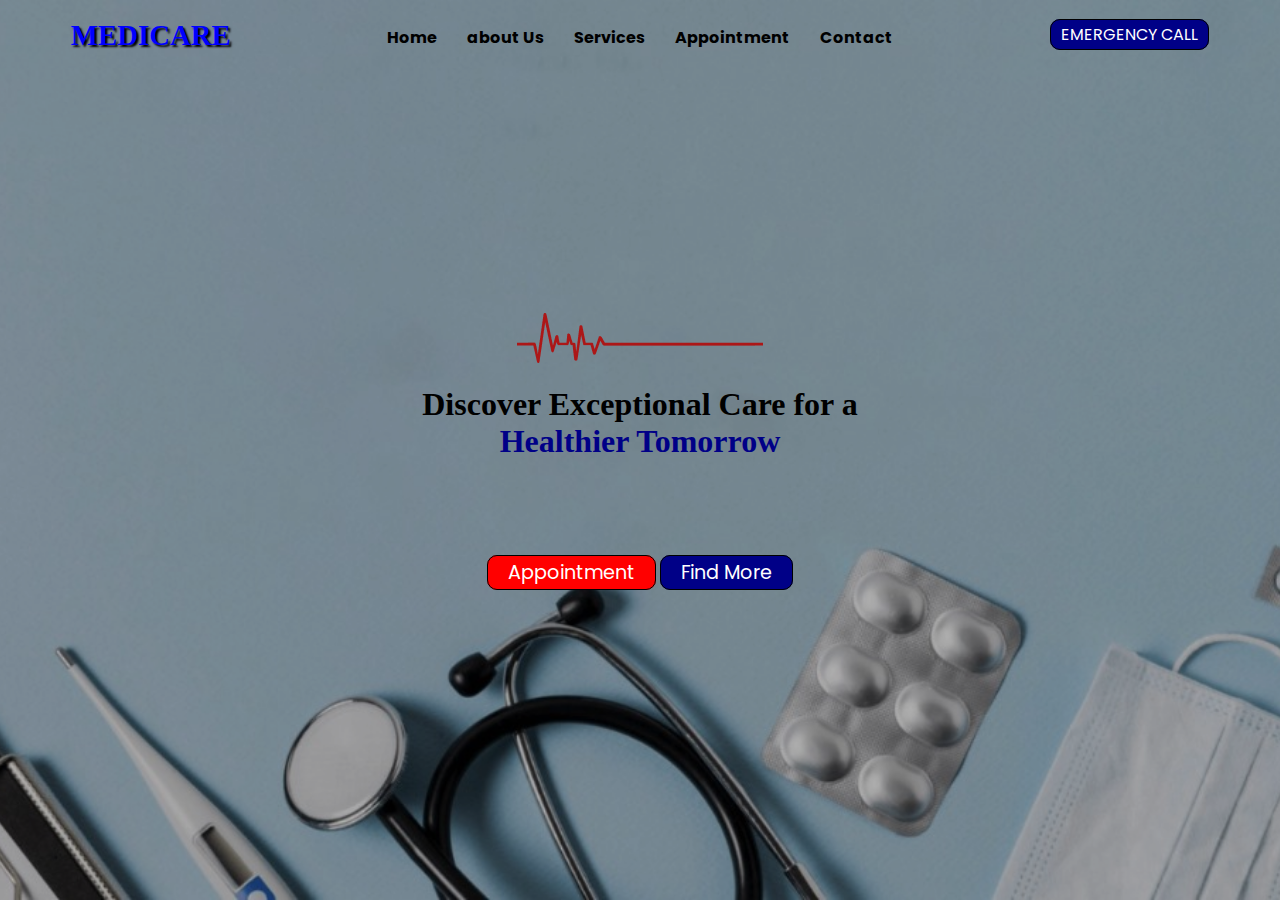
<file: index.html>
<!DOCTYPE html>
<html lang="en">
<head>
    <meta charset="UTF-8">
    <meta name="viewport" content="width=device-width, initial-scale=1.0">
    <!-- google fonts -->
    <link rel="preconnect" href="https://fonts.googleapis.com">
     <link rel="preconnect" href="https://fonts.gstatic.com" crossorigin>
    <link href="https://fonts.googleapis.com/css2?family=Poppins:ital,wght@0,100;0,200;0,300;0,400;0,500;0,600;0,700;0,800;0,900;1,100;1,200;1,300;1,400;1,500;1,600;1,700;1,800;1,900&display=swap" rel="stylesheet">
    <!--font awesome-->
    <link rel="stylesheet" href="https://cdnjs.cloudflare.com/ajax/libs/font-awesome/4.7.0/css/font-awesome.min.css">
    <link rel="stylesheet" href="home.css">
    <title>Medicare</title>
</head>
<body>
    <!--hero section starts-->
    <div id="hero">
        <div id="hero_content">
    <!--<h1>MEDICARE</h1>-->
    <img src="./images/lifeline.png" alt="lifeline">
   <h6 >Discover Exceptional Care for a</h6>
   <h4> Healthier Tomorrow</h4>
   <div><h5> </h5></div>
   
    <a id="appo" href="appointment.html">Appointment</a>
    <a id="find" href="about us.html">Find More</a>
    <!--hero section ends-->

 
</div>
</div>
   <!--header starts-->
<div id="header">
    <nav id="navbar">
       
        <h1>MEDICARE</h1>
        <ul>
         <li><a href="index.html" style="font-weight: bold;">Home</a></li>
         <li><a href="about us.html" style="font-weight: bold;">about Us</a></li>
         <li><a href="endsem.html" style="font-weight: bold;">Services</a></li>
         <li><a href="appointment.html" style="font-weight: bold;">Appointment</a></li>
         <li><a href="contact.html" style="font-weight: bold;">Contact</a></li>
        
        </ul>
             <li><a id="k" href="">EMERGENCY CALL</a></li>
       
    </nav>
    <div id="mobile_menu">
        <ul>
            <li><a href="#hero">Home</a></li>
            <li><a href="#menu">about Us</a></li>
            <li><a href="#about">Services</a></li>
            <li><a href="#contact">Appointment</a></li>
            <li><a href="#contact">Contact</a></li>
           </ul>
    </div>
    </div>
</file>
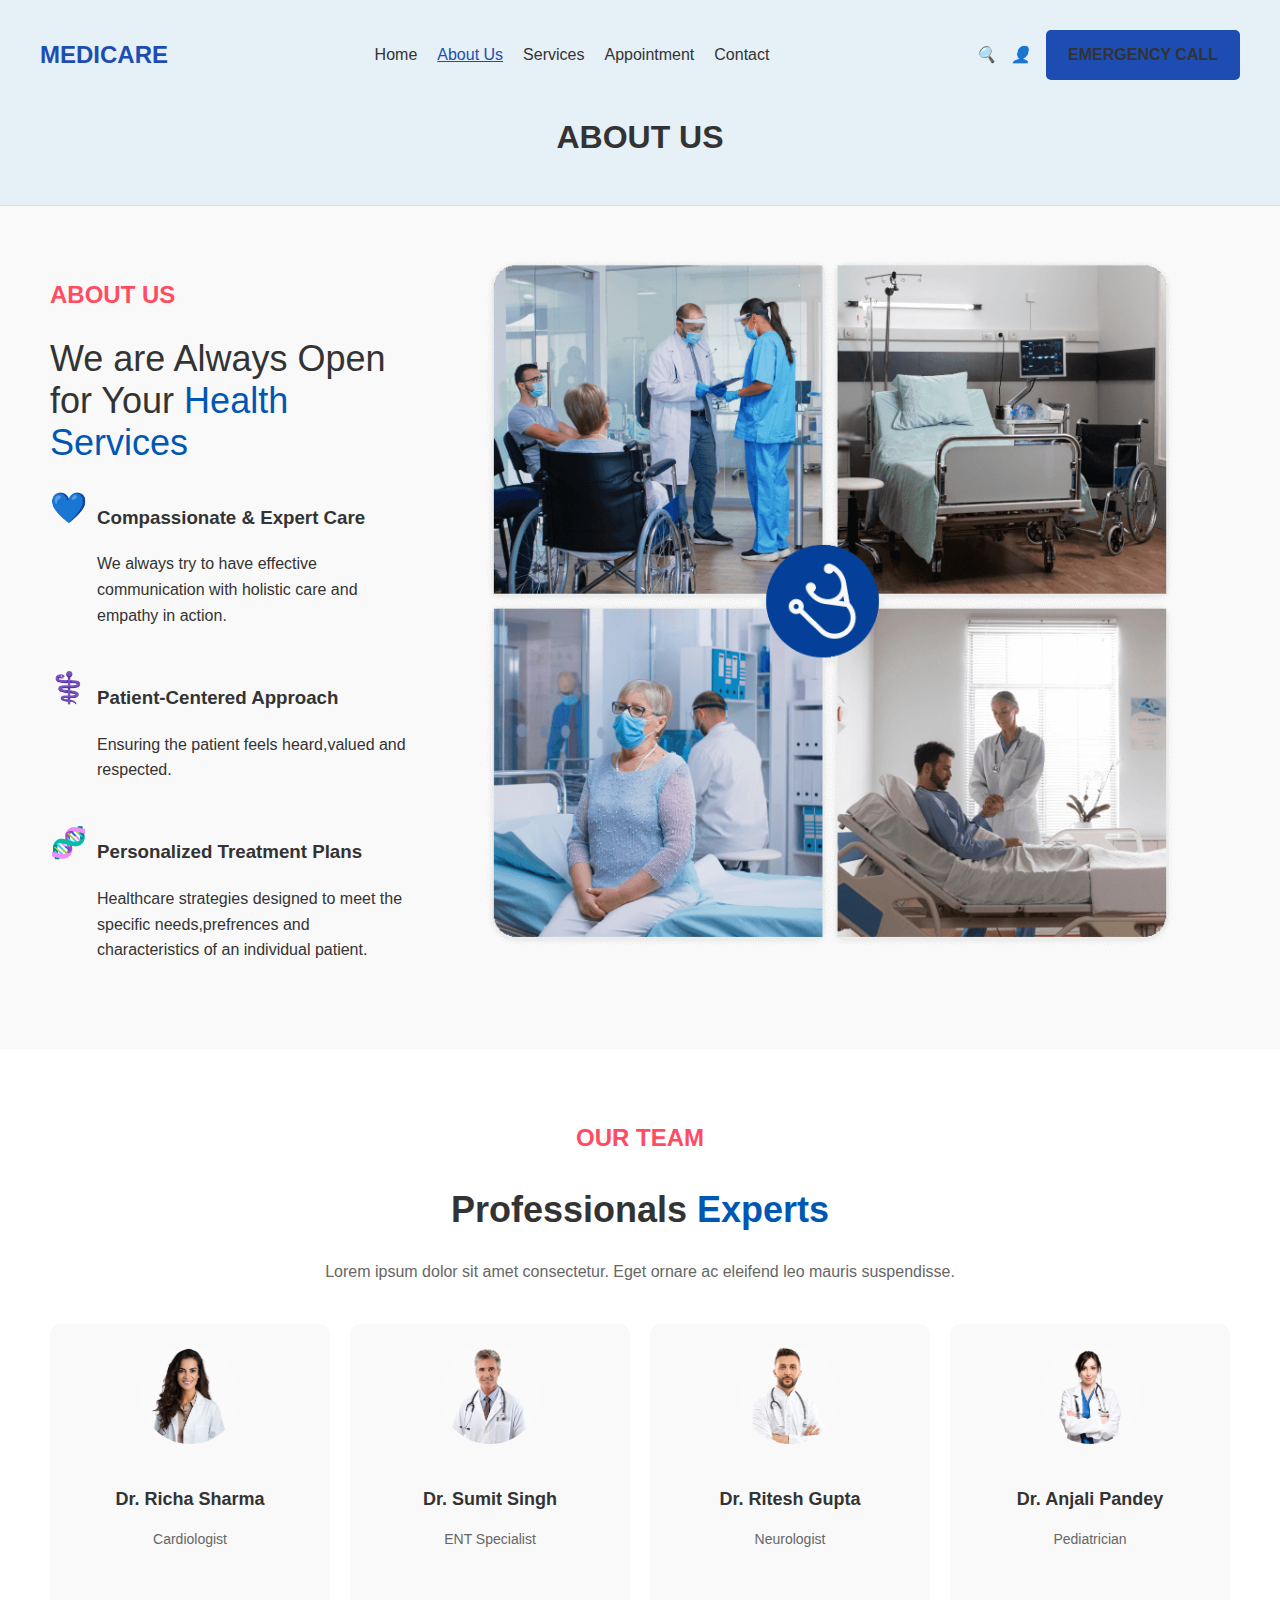
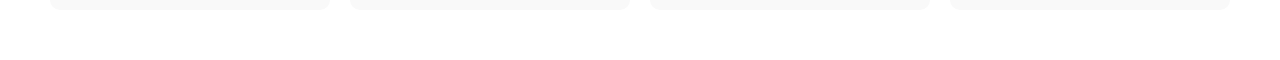
<file: about us.html>
<!DOCTYPE html>
<html lang="en">
<head>
    <meta charset="UTF-8">
    <meta name="viewport" content="width=device-width, initial-scale=1.0">
    <title>Health Services</title>
    <link rel="stylesheet" href="aboutus.css">
</head>
<body>
    <header class="header">
        <div class="header-container">
            <!-- Logo -->
            <div class="logo">
                <h1>MEDICARE</h1>
            </div>

            <!-- Navigation -->
            <nav class="nav">
                <ul>
                    <li><a href="index.html">Home</a></li>
                    <li><a href="about us.html" class="active">About Us</a></li>
                    <li><a href="endsem.html">Services</a></li>
                    <li><a href="appointment.html">Appointment</a></li>
                    <!-- <li><a href="pages.html">Pages</a></li> -->
                    <li><a href="contact.html">Contact</a></li>
                </ul>
            </nav>

            <!-- Icons and Call Button -->
            <div class="header-icons">
                <a href="#"><i class="search-icon">🔍</i></a>
                <a href="#"><i class="user-icon">👤</i></a>
                <a href="tel:1234567890" class="call-button">EMERGENCY CALL</a>
            </div>
        </div>
        <center><h1>ABOUT US</h1></center>
    </header>
    
    <!-- About Us Section -->
    <section class="about-us">
        <div class="about-container">
            <div class="about-text">
                <h2>ABOUT US</h2>
                <h1>We are Always Open for Your <span>Health Services</span></h1>
                <div class="about-feature">
                    <div class="feature-item">
                        <div class="icon">💙</div>
                        <div>
                            <h3>Compassionate & Expert Care</h3>
                            <p>We always try to have effective communication with holistic care and empathy in action.</p>
                        </div>
                    </div>
                    <div class="feature-item">
                        <div class="icon">⚕️</div>
                        <div>
                            <h3>Patient-Centered Approach</h3>
                            <p>Ensuring the patient feels heard,valued and respected.</p>
                        </div>
                    </div>
                    <div class="feature-item">
                        <div class="icon">🧬</div>
                        <div>
                            <h3>Personalized Treatment Plans</h3>
                            <p>Healthcare strategies designed to meet the specific needs,prefrences and characteristics of an individual patient.</p>
                        </div>
                    </div>
                </div>
            </div>
            <div class="about-images">
                <img src="./images/about-image-1.png" alt="Health Image 1">
                 
            </div>
        </div>
    </section>

    <!-- Our Team Section -->
    <section class="our-team">
        <div class="team-container">
            <h2>OUR TEAM</h2>
            <h1>Professionals <span>Experts</span></h1>
            <p>Lorem ipsum dolor sit amet consectetur. Eget ornare ac eleifend leo mauris suspendisse.</p>
            <div class="team-grid">
                <div class="team-member">
                    <img src="./images/team-1.png" alt="Dr. Rebecca Harris">
                    <h3>Dr. Richa Sharma</h3>
                    <p>Cardiologist</p>
                </div>
                <div class="team-member">
                    <img src="./images/team-2.png" alt="Dr. Christopher Lee">
                    <h3>Dr. Sumit Singh</h3>
                    <p>ENT Specialist</p>
                </div>
                <div class="team-member">
                    <img src="./images/team-3.png" alt="Dr. Michael Reynolds">
                    <h3>Dr. Ritesh Gupta</h3>
                    <p>Neurologist</p>
                </div>
                <div class="team-member">
                    <img src="./images/team-4.png" alt="Dr. Emily Carter">
                    <h3>Dr. Anjali Pandey</h3>
                    <p>Pediatrician</p>
                </div>
            </div>
        </div>
    </section>
</body>
</html>
</file>
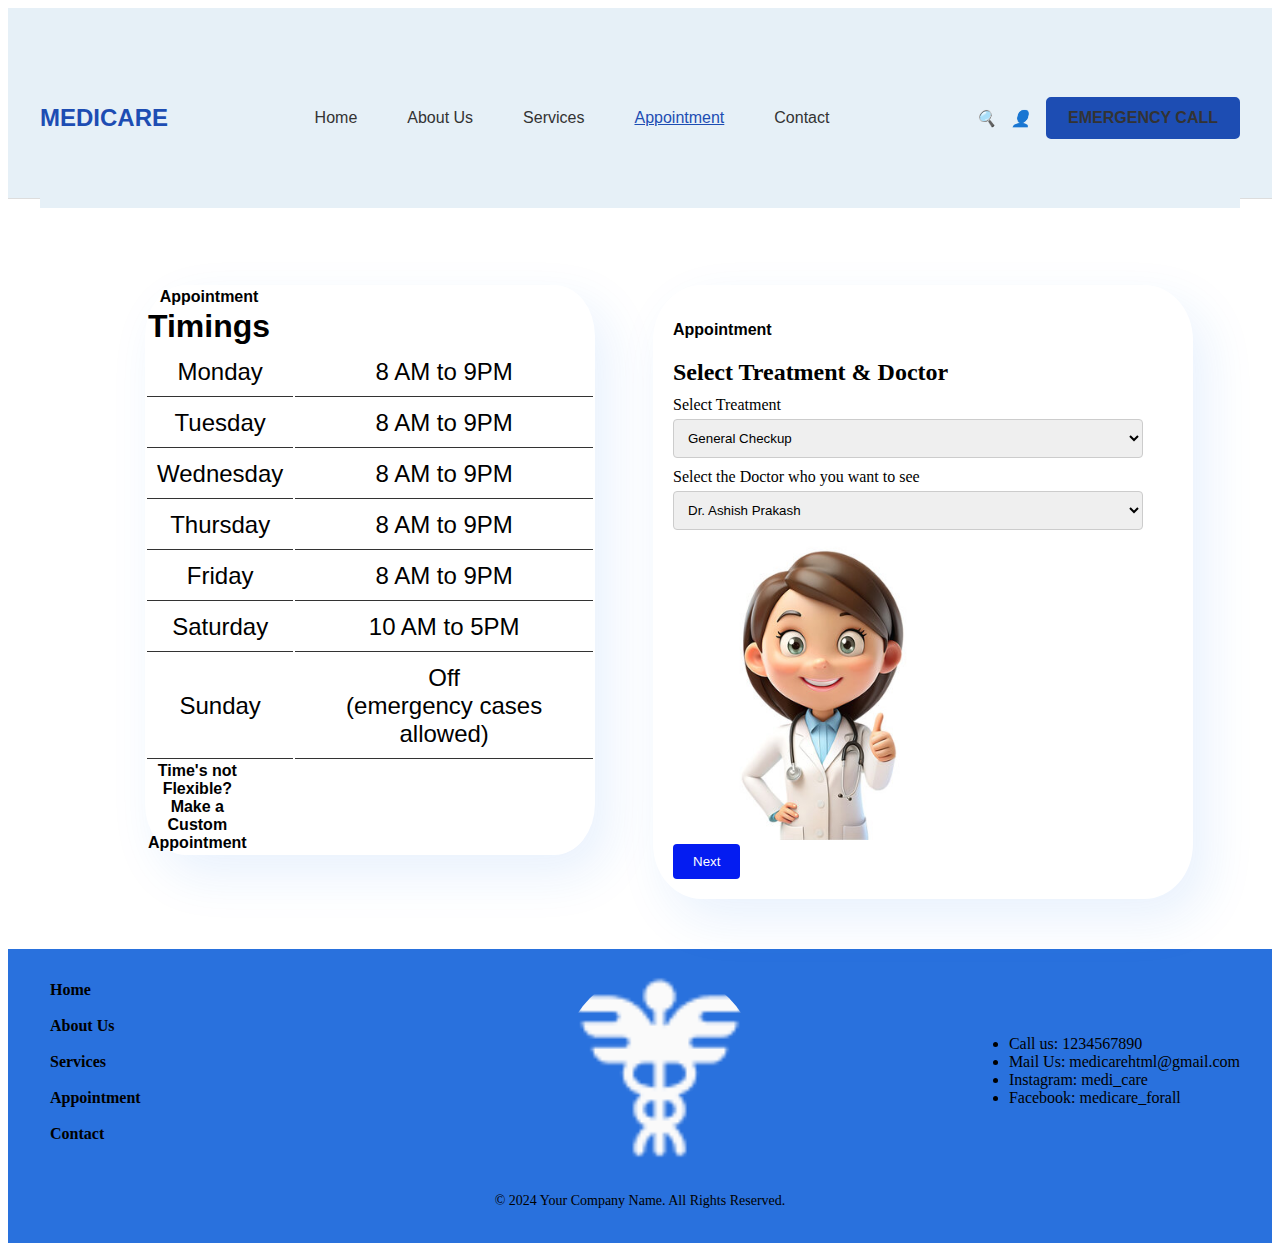
<file: appointment.html>
<!DOCTYPE html>
<html lang="en">
<head>
   <meta charset="UTF-8">
   <meta name="viewport" content="width=device-width, intial scale=1.0">
   <title>Medicare</title>
   <link rel="stylesheet" href="appointment.css"> 
</head>
<body>
    <!-- <header>
        <div span="content">
            <nav>
                <ul>
                    <li><a href="home.html">Home</a></li>
                    <li><a href="about us.html"></a></li>
                    <li><a href="endsem.html">Services</a></li>
                    <li><a href="appointment.html">Appointment</a></li>
                    <li><a href="contact.html">Contact</a></li>
                </ul>
            </nav>

        </div>
        <h1>MEDICARE</h1>
    </header> -->
    <header class="header">
        <div class="header-container">
            <!-- Logo -->
            <div class="logo">
                <h1>MEDICARE</h1>
            </div>
    
            <!-- Navigation -->
            <nav class="nav">
                <ul>
                    <li><a href="index.html">Home</a></li>
                    <li><a href="about us.html">About Us</a></li>
                    <li><a href="endsem.html">Services</a></li>
                    <li><a href="appointment.html" class="active">Appointment</a></li>
                    <!-- <li><a href="pages.html">Pages</a></li> -->
                    <li><a href="contact.html">Contact</a></li>
                </ul>
            </nav>
    
            <!-- Icons and Call Button -->
            <div class="header-icons">
                <a href="#"><i class="search-icon">🔍</i></a>
                <a href="#"><i class="user-icon">👤</i></a>
                <a href="tel:1234567890" class="call-button">EMERGENCY CALL</a>
            </div>
        </div>
        <!-- <center><h1>ABOUT US</h1></center> -->
    </header>
    
    <br>
    <br>
    <!----header khatam------>
    <div class="appointment">
        <table >
            <th id="app">Appointment</th><br>
            <th>Timings</th>
            <tbody>
                <tr>
                    <td>Monday</td>
                    <td>8 AM to 9PM</td>
                </tr>
                <tr>
                    <td>Tuesday</td>
                    <td>8 AM to 9PM</td>
                </tr>
                <tr>
                    <td>Wednesday</td>
                    <td>8 AM to 9PM</td>
                </tr>
                
                <tr>
                    <td>Thursday</td>
                    <td>8 AM to 9PM</td>
                </tr>
                
                <tr>
                    <td>Friday</td>
                    <td>8 AM to 9PM</td>
                </tr>
                
                <tr>
                    <td>Saturday</td>
                    <td>10 AM to 5PM</td>
                </tr>
                
                <tr>
                    <td>Sunday</td>
                    <td>Off <br>(emergency cases allowed)</td>
                </tr>
            </tbody>
            <th id="footer">Time's not Flexible?Make a Custom Appointment</th>
        </table>
        <!------------------table khatam----------------------->
        <!------------------Form ka kam------------------------>
        <div class="form-container">
            <form id="registration-form">
                <div class="form-step">
                    <h3>Appointment</h3>
                    <h2>Select Treatment & Doctor</h2>
                    <label for="treatment">Select Treatment</label>
                    <select id="treatment" name="treatment" required>
                        <option value="general_checkup">General Checkup</option>
                        <option value="dental_care">Dental Care</option>
                        <option value="pediatrics">Pediatrics</option>
                        <option value="cardiology">Cardiology</option>
                        <option value="Gynecology">Gynecology</option>
                        <option value="ENT">ENT</option>
                        <option value="Neurology">Neurology</option>
                        <option value="Orthopedics">Orthopedics</option>
                        <option value="emergency">Emergency Services</option>
                        <option value="Psychatirist">Psychatirist App.</option>
                    </select>
                    <label for="doctor">Select the Doctor who you want to see</label>
                    <select id="doctor" name="doctor" required>
                        <option value="Dr. Ashish Prakash">Dr. Ashish Prakash</option>
                        <option value="Dr. Sunita Aggrawal">Dr. Sunita Aggrawal</option>
                        <option value="Dr. Renuka Sharma">Dr. Renuka Sharma</option>
                        <option value="Dr. Om Prakash">Dr. Om Prakash</option>
                        <option value="Dr. Hansraj">Dr. Hansraj</option>
                        <option value="Dr. Deepak Kaur">Dr. Deepak Kaur</option>
                        <option value="Dr. Shivani Mishra">Dr. Shivani Mishra</option>
                        <option value="Dr. Krishna Singh">Dr. Krishna Singh</option>
                    </select>
                    <img id="doc5" src="./images/doc5.jpg">
                    </div>
                <div class="form-step">
                    <h2>Select Date and Time</h2>
                    <label for="date">Date</label>
                    <input type="date" id="date" name="date" required>
                    <label for="time">Time</label>
                    <input type="time" id="time" name="time" required>
                    <img id="doc3" src="./images/doc3.jpg">
                </div>
                <div class="form-step">
                    <h2>Enter Your Details</h2>
                    <label for="name">Full Name</label>
                    <input type="text" id="name" name="name" required>
                    <label for="city">City</label>
                    <input type="text" id="city" name="city" required>
                    <label for="Phone">Phone Number</label>
                    <input type="text" id="Phone" name="Phone" required>
                    <img id="doc6" src="./images/doc6.jpg">
                </div>
                
                <div class="form-navigation">
                    <button type="button" id="prevBtn" class="prev-btn">Previous</button>
                    <button type="button" id="nextBtn" class="next-btn">Next</button>
                    <button type="submit" id="submitBtn" class="submit-btn">Submit</button>
                </div>
            </form>
        </div>
        <script src="script.js"></script>
    </div>
    <footer>
        <div class="footer-container">
            <div class="footer-links">
                <ul>
                    <li><a><b>Home</b></a></li>
                    <br>
                    <li><a><b>About Us</b></a></li>
                    <br>
                    <li><a><b>Services</b></a></li>
                    <br>
                    <li><a><b>Appointment</b></a></li>
                    <br>
                    <li><a><b>Contact</b></a></li>
                    <br>
                </ul>
            </div>
            <div class="image">
                <img id="image" src="./images/service-2.png">
            </div>
            
            <div class="contact">
                <ul>
                    <li><a>Call us: 1234567890</a></li>
                    <li><a>Mail Us: medicarehtml@gmail.com </a></li>
                    <li><a>Instagram: medi_care</a></li>
                    <li><a>Facebook: medicare_forall</a></li>
                </ul>
            </div>
        </div>
        <div class="footer-copy">
            <p>&copy; 2024 Your Company Name. All Rights Reserved.</p>
        </div>
    </footer>   
</body>
</html>
</file>
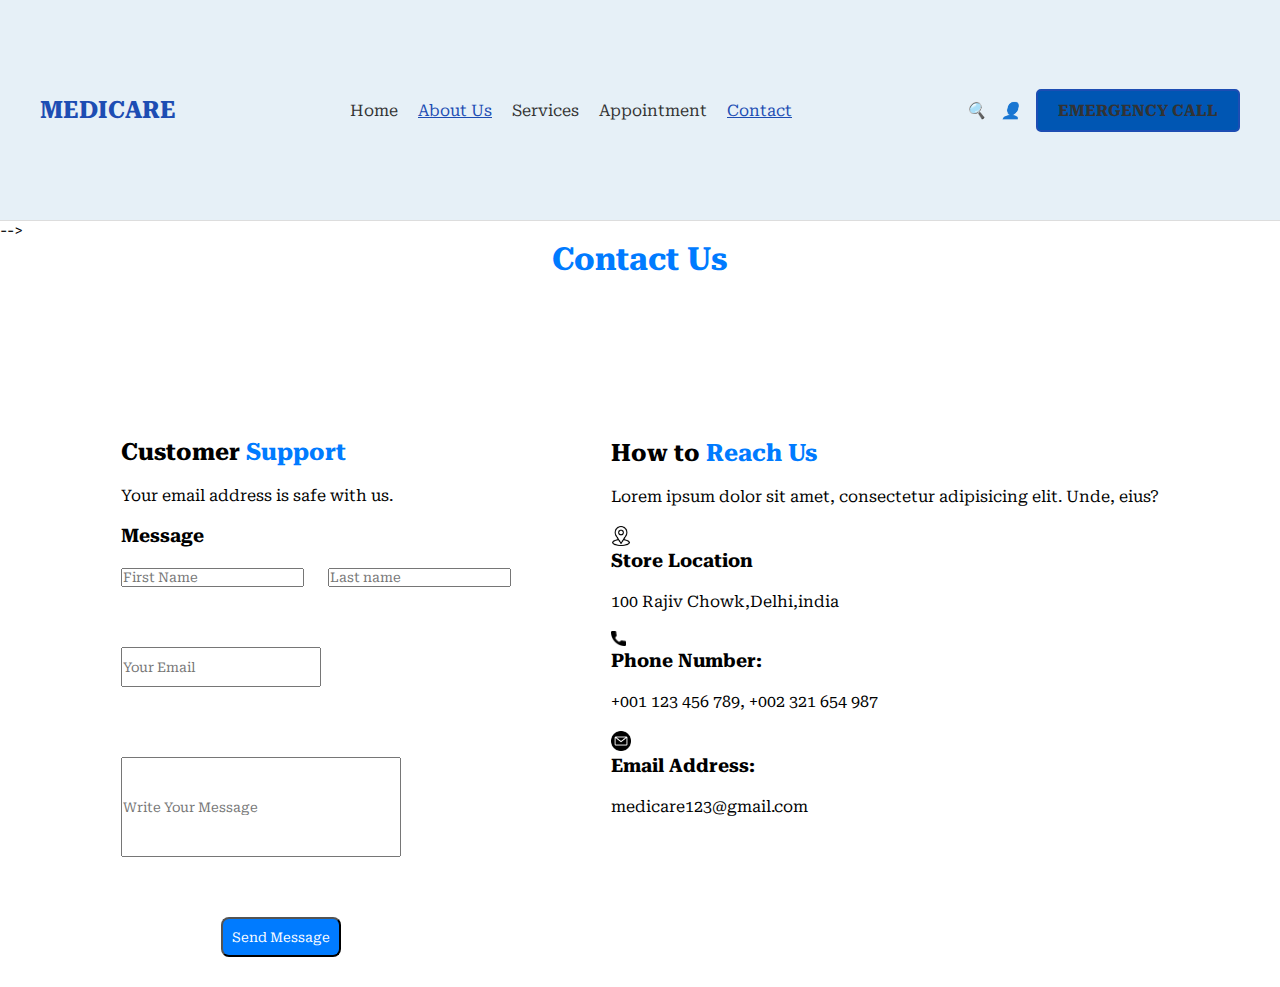
<file: contact.html>
<!DOCTYPE html>
<html lang="en">
<head>
    <meta charset="UTF-8">
    <meta name="viewport" content="width=device-width, initial-scale=1.0">
    <title>Contact</title>
    <link rel="stylesheet" href="contact.css">
    <!-- <link rel="stylesheet" href="https://fontawesome.com/icons/location-dot?f=classic&s=solid"> -->
    <style>
        @import url('https://fonts.googleapis.com/css2?family=Host+Grotesk:ital,wght@0,300..800;1,300..800&family=Roboto+Condensed:ital,wght@0,100..900;1,100..900&family=Roboto+Serif:ital,opsz,wght@0,8..144,100..900;1,8..144,100..900&family=Roboto:ital,wght@0,100;0,300;0,400;0,500;0,700;0,900;1,100;1,300;1,400;1,500;1,700;1,900&display=swap');
        </style>
</head>
<body>
    <!-- <header>
        <section class="header-section">
            <H1> MEDICARE </H1>   

           <div> <a href="home.html">Home</a>
            <a href="about us.html">About Us</a>
            <a href="endsem.html">Services</a>
            <a href="appointment.html">Appointment</a>
            <a href="contact.html">Contact</a> </div>
        </section>
    </header> -->
    <header class="header">
        <div class="header-container">
            <!-- Logo -->
            <div class="logo">
                <h1>MEDICARE</h1>
            </div>
    
            <!-- Navigation -->
            <nav class="nav">
                <ul>
                    <li><a href="index.html">Home</a></li>
                    <li><a href="about us.html" class="active">About Us</a></li>
                    <li><a href="endsem.html">Services</a></li>
                    <li><a href="appointment.html">Appointment</a></li>
                    <!-- <li><a href="pages.html">Pages</a></li> -->
                    <li><a href="contact.html" class="active">Contact</a></li>
                </ul>
            </nav>
    
            <!-- Icons and Call Button -->
            <div class="header-icons">
                <a href="#"><i class="search-icon">🔍</i></a>
                <a href="#"><i class="user-icon">👤</i></a>
                <a href="tel:1234567890" class="call-button">EMERGENCY CALL</a>
            </div>
        </div>
        <!-- <center><h1>ABOUT US</h1></center> -->
    </header>
    
        <!-- <section class="section1">
            <div class="top">
                <h1>Services</h1>
                 <i class="fas fa-heartbeat text-red 500"></i> -->
                 <!-- <img src="./1000_F_212443140_Uf5mFHXWerAaTFtmiJ9aRy5W3ToYqf3B.jpg" alt="heartbeat" style="width: 10px; height: 10px;">
            </div>
                <h2 class="serv">We provide various <span class="blueserv">Healthcare Services</span></h2>
                <div class="para">
                <p class="loremserv">Lorem ipsum dolor sit amet consectetur adipisicing elit. Accusamus et reprehenderit minus praesentium repellendus inventore, delectus quos illum cupiditate, libero iusto maiores in vitae! Velit rerum excepturi voluptates deleniti cupiditate adipisci soluta, officia ullam quis.</p>
            </div>
        </section> --> -->
    <h1>Contact Us</h1>
    <section class="section-1">
    <div class="block1">
<h2>Customer <span class="blue">Support</span></h2>
<p>Your email address is safe with us.</p>


 <div class="message-box">
<form action="#" method="post" class="Message box">
<h3>Message</h3>
<div class="input-group-1">
<label for="first name"></label>
<input type="text" id="first-name" name="first name" placeholder="First Name" height="40px" >
</div>
<div class="input-group-2">
    <label for="last name"></label>
    <input type="text" id="last-name" name="last name" placeholder="Last name">

</div>
<div class="input-group-3">
    <label for="email"></label>
    <input type="text" id="email" name="email" placeholder="Your Email">
</div>
<div class="input-group-4">
    <label for="message"></label>
    <input type="text" id="message" name="message" placeholder="Write Your Message">
</div>
</form>


<button type="submit" class="submit-feedback">Send Message</button>
<!-- <div class="footer"> 
    <p></p>
</div> -->
</div>
    </div>
    <div class="block2">
        <h2>How to <span class="blue">Reach Us</span></h2>
        <p>Lorem ipsum dolor sit amet, consectetur adipisicing elit. Unde, eius?</p>
       <!-- <ul>
        <li> <h3>Store Location:</h3>
            <p>26 South Street, New York, NY 98, USA</p>
        </li>
        <li><h3>Phone Number: </h3>
            <p>+001 123 456 789, +002 321 654 987</p>
        </li>
        <li><h3>Email Address:</h3>
            <p>example123@gmail.com</p>
        </li>
        <li>
            c


        </li>
       </ul> -->
       <div> <img src="./images/location (1).png" alt="location" style="width: 20px; height: 20px;"> <h3>Store Location</h3>
       <p>100 Rajiv Chowk,Delhi,india</p> </div>
       <div> <img src="./images/call.png" alt="call" style="width: 15px; height: 15px;"><h3>Phone Number: </h3>
        <p>+001 123 456 789, +002 321 654 987</p>
    </div>
    <div> <img src="./images/email.png" alt="email" style="width: 20px; height: 20px;"><h3>Email Address:</h3>
        <p>medicare123@gmail.com</p></div>
    

    </div>
</section>
</body>
</html>
</file>
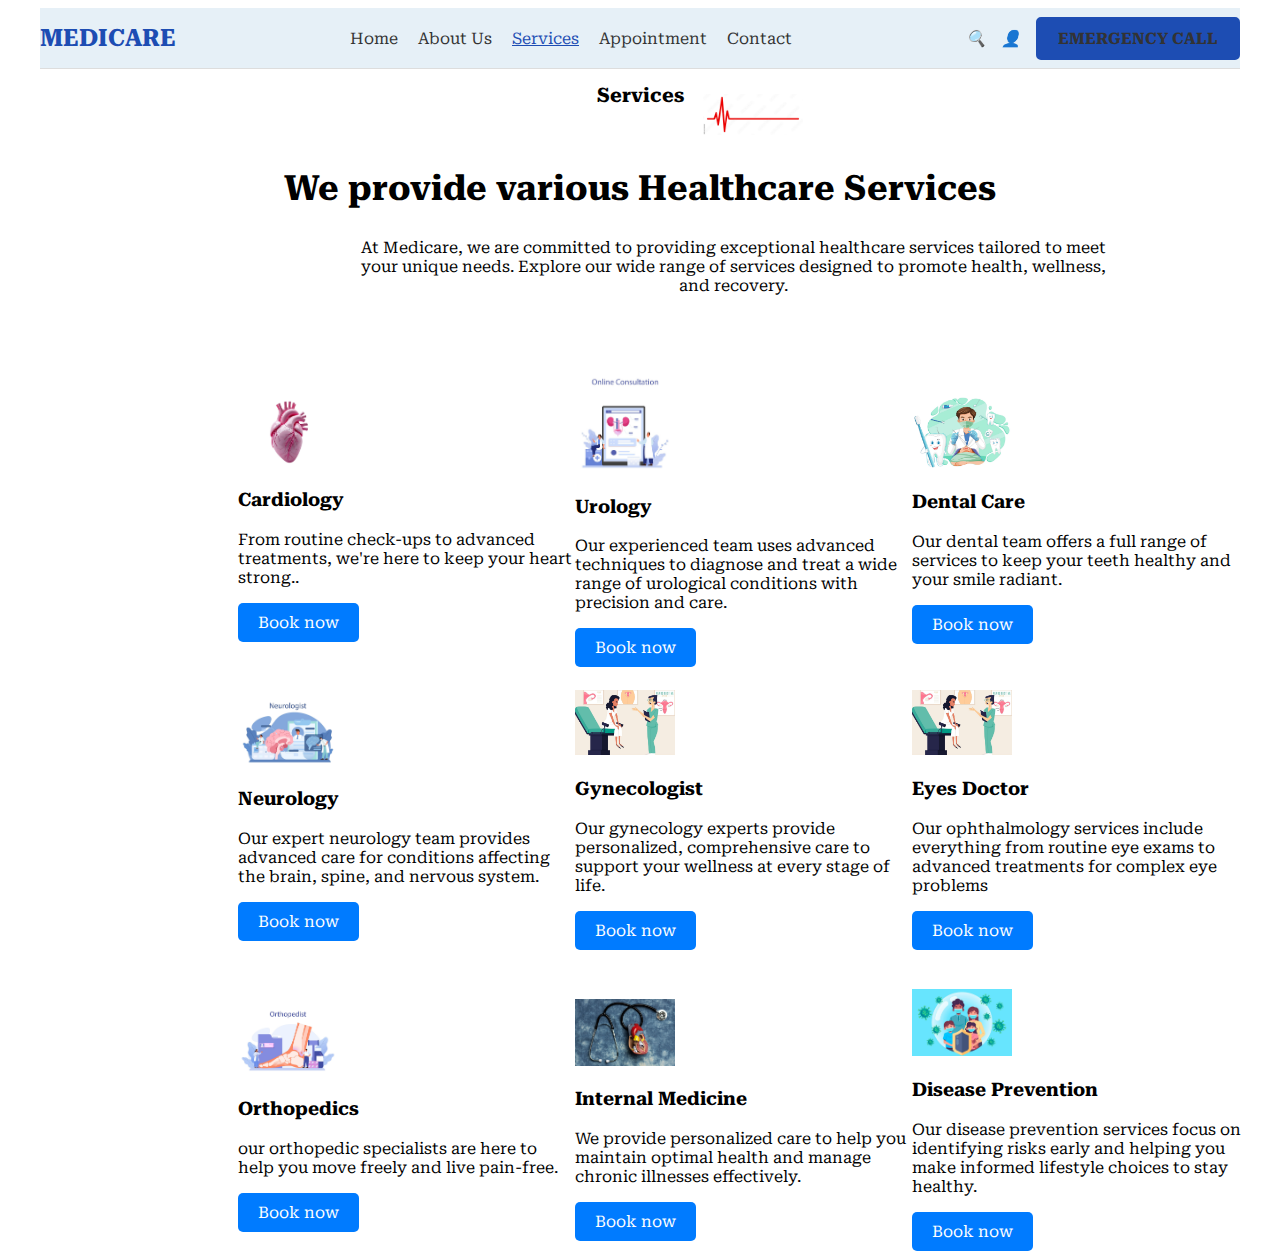
<file: endsem.html>
<!DOCTYPE html>
<html lang="en">
<head>
    <meta charset="UTF-8">
    <meta name="viewport" content="width=device-width, initial-scale=1.0">
    <title>Services</title>
    <link rel="stylesheet" href="endsem.css">

    <style>
        @import url('https://fonts.googleapis.com/css2?family=Host+Grotesk:ital,wght@0,300..800;1,300..800&family=Roboto+Condensed:ital,wght@0,100..900;1,100..900&family=Roboto+Serif:ital,opsz,wght@0,8..144,100..900;1,8..144,100..900&family=Roboto:ital,wght@0,100;0,300;0,400;0,500;0,700;0,900;1,100;1,300;1,400;1,500;1,700;1,900&display=swap');
        </style>
</head>
<body> 
<!-- <header>
    <section class="header-section">
        <H1> MEDICARE </H1>   
        
       <div> <a href="home.html">Home</a>
        <a href="about us.html">About Us</a>
        <a href="endsem.html">Services</a>
        <a href="appointment.html">Appointment</a>
        <a href="contact.html">Contact</a> </div>
    </section>
</header> -->
<header class="header">
    <div class="header-container">
        <!-- Logo -->
        <div class="logo">
            <h1>MEDICARE</h1>
        </div>

        <!-- Navigation -->
        <nav class="nav">
            <ul>
                <li><a href="index.html">Home</a></li>
                <li><a href="about us.html" >About Us</a></li>
                <li><a href="endsem.html" class="active">Services</a></li>
                <li><a href="appointment.html">Appointment</a></li>
                <!-- <li><a href="pages.html">Pages</a></li> -->
                <li><a href="contact.html">Contact</a></li>
            </ul>
        </nav>

        <!-- Icons and Call Button -->
        <div class="header-icons">
            <a href="#"><i class="search-icon">🔍</i></a>
            <a href="#"><i class="user-icon">👤</i></a>
            <a href="tel:1234567890" class="call-button">EMERGENCY CALL</a>
        </div>
    </div>
    <!-- <center><h1>ABOUT US</h1></center> -->
</header>

    <section class="section1">
        <div class="top">
            <h1>Services</h1>
            <!-- <i class="fas fa-heartbeat text-red 500"></i> -->
             <img src="./images/heartbeat.jpg" alt="heartbeat">
        </div>
            <h2 class="serv">We provide various <span class="blueserv">Healthcare Services</span></h2>
            <div class="para">
            <p class="loremserv">At Medicare, we are committed to providing exceptional healthcare services tailored to meet your unique needs. Explore our wide range of services designed to promote health, wellness, and recovery.</p>
        </div>
    </section>
<section>
    <div class="section2">
<div class="grid-items heart"><img  src="./images/heart.jpg" alt="heart" style="margin: auto;" ><h3>Cardiology</h3> 
    <p>From routine check-ups to advanced treatments, we're here to keep your heart strong..</p>
    <!-- <button class="buttondoctor"><a href="gyn.html"><h4>Book Now</h4></a></button> -->
     <a href="appointment.html" class="button" >Book now</a>
</div>
<div class="grid-items uro"> <img src="./images/urology.jpg" alt="uro" style="margin: auto;"><h3>Urology</h3>
    <p>Our experienced team uses advanced techniques to diagnose and treat a wide range of urological conditions with precision and care.</p>
    <!-- <button class="buttondoctor"><a href="gyn.html"><h4>Book Now</h4></a></button> -->
    <a href="appointment.html" class="button" >Book now</a>
    
</div>
<div class="grid-items"> <img src="./images/dentalcare.jpg" alt="dental" style="margin: auto;"><h3>Dental Care</h3>
    <p>Our dental team offers a full range of services to keep your teeth healthy and your smile radiant.</p>
    <!-- <button class="buttondoctor"><a href="gyn.html"><h4>Book Now</h4></a></button> -->
    <a href="appointment.html" class="button" >Book now</a>
</div>
<div class="grid-items"> <img src="./images/neaurologist.jpg" alt="neuro" style="margin: auto;"><h3>Neurology</h3>
    <p>Our expert neurology team provides advanced care for conditions affecting the brain, spine, and nervous system.</p>
    <!-- <button class="buttondoctor"><a href="gyn.html"><h4>Book Now</h4></a></button> -->
    <a href="appointment.html" class="button" >Book now</a>
</div>
<div class="grid-items"> <img src="./images/gynecology-consultation-concept_52683-45329.jpg" alt="gyno" style="margin: auto;"><h3>Gynecologist</h3>
     <p> Our gynecology experts provide personalized, comprehensive care to support your wellness at every stage of life.</p>
     <!-- <button class="buttondoctor"><a href="gyn.html"><h4>Book Now</h4></a></button> -->
     <a href="appointment.html" class="button" >Book now</a>
    </div>
<div class="grid-items"><img src="./images/gynecology-consultation-concept_52683-45329.jpg" alt="eyes" style="margin: auto;"><h3>Eyes Doctor</h3> 
    <p>Our ophthalmology services include everything from routine eye exams to advanced treatments for complex eye problems</p>
    <!-- <button class="buttondoctor"><a href="gyn.html"><h4>Book Now</h4></a></button> -->
    <a href="appointment.html" class="button" >Book now</a>
</div>
<div class="grid-items"><img src="./images/ortho.jpg" alt="ortho" style="margin: auto;"><h3>Orthopedics</h3>
    <p>our orthopedic specialists are here to help you move freely and live pain-free.</p>
    <!-- <button class="buttondoctor"><a href="gyn.html"><h4>Book Now</h4></a></button> -->
    <a href="appointment.html" class="button" >Book now</a>
</div>
<div class="grid-items"><img src="./images/internal medcine.jpg" alt="med" style="margin: auto;"><h3>Internal Medicine</h3>
    <p>We provide personalized care to help you maintain optimal health and manage chronic illnesses effectively.</p>
    <!-- <button class="buttondoctor"><a href="gyn.html"><h4>Book Now</h4></a></button> -->
    <a href="appointment.html" class="button" >Book now</a>
</div>
<div class="grid-items"><img src="./images/disease prev.jpg" alt="disease" style="margin: auto;"><h3>Disease Prevention</h3>
    <p> Our disease prevention services focus on identifying risks early and helping you make informed lifestyle choices to stay healthy.</p>
    <!-- <button class="buttondoctor"><a href="gyn.html"><h4>Book Now</h4></a></button> -->
    <a href="appointment.html" class="button" >Book now</a>
</div>
</div>
</section>
</body>
</html>
</file>
<file: home.css>
*{
    margin: 0;
    padding: 0;
}

html{
    font-size: 100%;
    scroll-behavior: smooth;
}
body{
    font-family: "Poppins", sans-serif;
    overflow-x: hidden;
}
/*hero section*/
#hero{
    position: relative;
    width: 100vw;
    height: 100vh;
    display: flex;
    justify-content: center;
    align-items: center;
    text-align: center;
}
#hero::before{
    content: "";
    position: absolute;
    top: 0;
    left: 0;
    width: 100%;
    height: 100%;
    background-image: url('./images/mainbg.jpg');
    background-size: cover;
    background-position: center;
    background-repeat: no-repeat;
    background-attachment: fixed;
    filter:brightness(70%);

}

#hero_content{
    position: absolute;
}
#hero_content h1
{
    color:black;
    font-size: 2.8rem;
text-shadow: 2px 2px 2px #000;
}
#hero_content h6{
    color:black;
    font-size: 2rem;
    font-family: cursive;
    margin-top: 1rem;

}
#hero_content h4{
    color:rgb(0, 0, 135);
    font-size: 2rem;
    font-family: cursive;
    margin-bottom: 2rem;
}
#hero_content h5{
    padding: 25px 0 25px 0;
    color:white;
    margin-bottom: 1rem;
    text-align: justify;
    margin-top: 1rem;
}

#appo{
    color:white;
    padding: 3px 20px 3px 20px;
    border: 1px solid black;
    background: red;
    font-size: 1.2rem;
    text-decoration: none;
    border-radius: 10px;
    
}
#find{
    color:white;
    padding: 3px 20px 3px 20px;
    border: 1px solid black;
    background: rgb(0, 0, 135);;
    font-size: 1.2rem;
    text-decoration: none;
    border-radius: 10px;
}



#hero_content a:hover{
    background: black;
}
#k {
    color: white;
    padding: 3px 10px 3px 10px;
    border: 1px solid black;
    background: rgb(0, 0, 135);;
    font-size: 1rem; 
    text-decoration: none;
    border-radius: 10px; 
    margin-top: 10px;
    
}

#k:hover {
    background: rgb(55, 55, 139);
}


/*header section*/
#header{
    position:absolute;
    top: 0;
    width: 100vw;
    height: 70px;
    line-height: 70px;
}

#navbar{
    display: flex;
    justify-content: space-around;
    /*background: rgb(0, 0, 0, 0.5);*/
}
#navbar h1{
    color: blue;
    font-size: 1.8rem;
    text-shadow: 2px 2px 2px #000;
    font-family: cursive;
}
#navbar ul{
    display: flex;
    
}
#navbar ul li{
    list-style: none;
    padding: 3px 15px 3px 15px;
}
#navbar li{
    list-style: none;
}

/*#navbar ul li:hover,#phone a:hover, #mobile_menu ul li:hover{
    background: rgb(18, 131, 211);
    cursor:pointer;

}*/
#navbar ul li:hover {
    background-color: #0288d1; /* Light blue background */
    color: white; /* Text changes to white */
    transition: all 0.3s ease-in-out; /* Smooth transition */
}

#navbar ul li a:hover {
    color: #fff; /* Change text color on hover */
}

#navbar ul li a{
    text-decoration: none;
    color:black;
    font-size: 1.1 rem;
    list-style: none;
}
#call h1
{
    color:orange;
    padding: 3px 15px 3px 15px;
    font-family: cursive;
}
#mobile_menu{
   display:none ;
   height: 40px;
   line-height: 40px;
   background-color:red;
}
#mobile_menu ul{
    display: flex;
    justify-content: center;
}
#mobile_menu ul li{
    list-style: none;
    padding: 0px 5px 0px 5px;
}
#mobile_menu ul li a{
    text-decoration: none;
    color:white;
}
</file>
<file: aboutus.css>
/* General Styles */
body {
    font-family: Arial, sans-serif;
    margin: 0;
    padding: 0;
    line-height: 1.6;
    color: #333;
}

/* About Us Section */
.about-us {
    padding: 50px;
    display: flex;
    background-color: #f9f9f9;
}

.about-container {
    display: flex;
    max-width: 1200px;
    margin: 0 auto;
    flex-wrap: wrap;
}

.about-text {
    flex: 1;
    margin-right: 20px;
}

.about-text h2 {
    color: #ff4c61;
    text-transform: uppercase;
    margin-bottom: 10px;
}

.about-text h1 {
    font: 1em sans-serif;
    font-size: 36px;
    margin-bottom: 20px;
}

.about-text span {
    color: #0056b3;
}

.about-feature {
    margin-top: 20px;
}

.feature-item {
    display: flex;
    margin-bottom: 20px;
}

.feature-item .icon {
    font-size: 30px;
    color: #0056b3;
    margin-right: 10px;
}

.about-images {
    flex: 1;
    display: grid;
    grid-template-columns: repeat(2, 1fr);
}

.about-images img {
    width: 800px;
    height: auto;
    border-radius: 20px;
}

/* Our Team Section */
.our-team {
    padding: 50px;
    text-align: center;
    background-color: #ffffff;
}

.team-container {
    max-width: 1200px;
    margin: 0 auto;
}

.our-team h2 {
    color: #ff4c61;
    text-transform: uppercase;
    margin-bottom: 10px;
}

.our-team h1 {
    font-size: 36px;
    margin-bottom: 20px;
}

.our-team span {
    color: #0056b3;
}

.our-team p {
    margin-bottom: 40px;
    color: #666;
}

.team-grid {
    display: grid;
    grid-template-columns: repeat(4, 1fr);
    gap: 20px;
}

.team-member {
    background-color: #f9f9f9;
    padding: 20px;
    border-radius: 10px;
    text-align: center;
    overflow: hidden; /* Ensures smooth clipping of the animation */
    position: relative;
}

.team-member img {
    width: 100px;
    height: 100px;
    border-radius: 50%;
    margin-bottom: 15px;
    transition: transform 0.3s ease, box-shadow 0.3s ease;
}

.team-member:hover img {
    transform: scale(1.1); /* Slight zoom-in effect */
    box-shadow: 0 8px 20px rgba(0, 0, 0, 0.2); /* Adds a shadow on hover */
}

.team-member h3 {
    font-size: 18px;
    margin-bottom: 5px;
    transition: color 0.3s ease;
}

.team-member:hover h3 {
    color: #0056b3; /* Changes text color on hover */
}

.team-member p {
    color: #666;
    font-size: 14px;
    transition: color 0.3s ease;
}

.team-member:hover p {
    color: #333; /* Slightly darkens text color on hover */
}

/* Header Section */
.header {
    background-color: #e6f0f7; /* Light blue background */
    padding: 20px;
    border-bottom: 1px solid #ddd;
}

.header-container {
    max-width: 1200px;
    margin: 0 auto;
    display: flex;
    justify-content: space-between;
    align-items: center;
}

/* Logo Section */
.logo {
    display: flex;
    align-items: center;
    gap: 10px;
}

.logo img {
    width: 40px;
    height: 40px;
}

.logo h1 {
    font-size: 24px;
    color: #1d4db3; /* NovaCare blue */
}

/* Navigation Section */
.nav ul {
    list-style: none;
    display: flex;
    gap: 20px;
    margin: 0;
    padding: 0;
}

.nav ul li {
    display: inline;
}

.nav ul li a {
    text-decoration: none;
    color: #333;
    font-size: 16px;
    transition: color 0.3s ease;
}

.nav ul li a:hover,
.nav ul li a.active {
    color: #1d4db3; /* Active link blue */
    text-decoration: underline;
}

/* Icons and Call Button */
.header-icons {
    display: flex;
    align-items: center;
    gap: 15px;
}

.header-icons a {
    text-decoration: none;
    font-size: 16px;
    color: #333;
    transition: color 0.3s ease;
}

.header-icons a:hover {
    color: #1d4db3;
}

/* Emergency Call Button */
.call-button {
    background-color: #1d4db3; /* Initial blue background */
    color: #fff; /* Initial white text */
    padding: 10px 20px;
    border-radius: 5px;
    font-size: 14px;
    font-weight: bold;
    border: 2px solid #1d4db3; /* Blue border */
    transition: background-color 0.3s ease, color 0.3s ease;
}

.call-button:hover {
    background-color: #fff; /* Background changes to white */
    color: #1d4db3; /* Text changes to blue */
    border: 2px solid #1d4db3; /* Keeps the border blue */
}
</file>
<file: appointment.css>
header{
/*     background-image: url(./images/doc9.jpg); */
    ackground-color: #e6f0f7;
    background-size: cover;
    height:150px;
    color: rgb(245, 243, 243);
    padding: 50px;
    text-align:center;
    background-repeat: no-repeat;
    background-attachment:scroll;
    background-position: top;
    background-size:1000px 300px;
    font-family:'Gill Sans', 'Gill Sans MT', Calibri, 'Trebuchet MS', sans-serif;
}
header h1 {
    margin: 0;
    font-size: 2em;
}

nav ul {
    list-style: none;
    padding: 0;
}

nav ul li {
    display: inline;
    margin: 0 15px;
    font-size: 1em;
    color: rgb(245, 241, 241);
    font-family: 'Franklin Gothic Medium', 'Arial Narrow', Arial, sans-serif;
    list-style:none;
}
body{
    background-color: rgba(255, 255, 255, 0.669);
    background-blend-mode:color-burn;
}
/*-------------header khatam--------------*/
.appointment{
    display: flex;
    justify-content: space-around;
    margin: 50px;
}
/*-------------table ka kam--------------*/
#app{
    font-size: 1em;
    font-family: Arial, Helvetica, sans-serif;
    border-bottom: 1px black;
}
#footer{
    font-size: 1em;
    font-family: Arial, Helvetica, sans-serif;
    border-bottom: 1px black;
}
table th{
    font-size: 2em;
    font-family:'Franklin Gothic Medium', 'Arial Narrow', Arial, sans-serif;
    display: table-caption;
}
table{
    background-color: white;
    box-shadow:14px 20px 50px rgba(29, 113, 238, 0.1) ;
    width: 450px;
    height: 500px;
    border-radius: 9%;
}
tbody tr td {
    padding: 10px;
    text-align: center;
    font-family: 'Gill Sans', 'Gill Sans MT', Calibri, 'Trebuchet MS', sans-serif;
    font-size: 1.5em;
    border-bottom: 1px solid #333;
}
/*-----------------table khatam------------*/
/*------------form ka kam----------------*/
.form-container {
    width: 100%;
    max-width: 500px;
    background-color: white;
    padding: 20px;
    border-radius: 9%;
    box-shadow: 14px 20px 50px rgba(29, 113, 238, 0.1) ;
}
h3{
   font-size: 1em;
    font-family: Arial, Helvetica, sans-serif;
    border-bottom: 1px black;
}

h2 {
    margin-bottom: 10px;
}

label {
    display: block;
    margin: 10px 0 5px;
}
select{
    width:470px;
    padding:10px;
    margin-bottom: 10px;
    border-radius: 4px;
    border: 1px solid #ccc;
}
input {
    width: 450px;
    padding: 10px;
    margin-bottom: 10px;
    border-radius: 4px;
    border: 1px solid #ccc;
}

select,input[type="text"], input[type="email"], input[type="password"] {
    display: block;
}
#doc5,#doc3,#doc6{
    width: 300px;
    height: 300px;
}
.form-step {
    display: none;
}

.form-step.active {
    display: block;
}

.form-navigation {
    display: flex;
    justify-content: space-between;
}

button {
    padding: 10px 20px;
    background-color: #041cf1;
    color: white;
    border: none;
    border-radius: 4px;
    cursor: pointer;
}

button:hover {
    background-color: #6472eb;
}

button:disabled {
    background-color: #ddd;
}

#submitBtn {
    display: none;
}

@media (max-width: 600px) {
    .form-container {
        width: 90%;
    }
}
/*-------------------form khatam-------------------*/
/*-------------------Footer ka kam-------------------*/
footer {
    background-color:#2971dd;
    color: black;
    padding: 20px;
    bottom: 0;
    width: auto ;
}
.footer-container {
    max-width: 1200px;
    margin: 0 auto;
    display: flex;
    justify-content: space-between;
    align-items: center;
    
}

.footer-links ul,
.footer-social ul {
    list-style: none;
    padding: 0;
    margin: 0;
}

.footer-links ul li,
.footer-social ul li {
    display:list-item;
    margin: 0 10px;
}

.footer-links a,
.contact a {
    color: black;
    text-decoration: none;
}

.footer-social a:hover {
    color: #ff6600; /* Change color on hover */
}

.footer-copy {
    margin-top: 20px;
    font-size: 14px;
    text-align: center;
}
#image{
    height:200px;
    border-radius: 50%;
    margin-left: 200px;
}
.header {
    background-color: #e6f0f7; /* Light blue background */
    padding: 20px;
    border-bottom: 1px solid #ddd;
} 

.header-container {
    background-color: #e6f0f7; 
    height: 180px;
    max-width: 1200px;
    margin: 0 auto;
    display: flex;
    justify-content: space-between;
    align-items: center;
}
/* Navigation Section */
.nav ul {
    list-style: none;
    display: flex;
    gap: 20px;
    margin: 0;
    padding: 0;
}

.nav ul li {
    display: inline;
    text-decoration: none;
    list-style-type: none;
}

.nav ul li a {
    text-decoration: none;
    color: #333;
    font-size: 16px;
    transition: color 0.3s ease;
}

.nav ul li a:hover,
.nav ul li a.active {
    color: #1d4db3; /* Active link blue */
    text-decoration: underline;
}

/* Icons and Call Button */
.header-icons {
    display: flex;
    align-items: center;
    gap: 15px;
}

.header-icons a {
    text-decoration: none;
    font-size: 16px;
    color: #333;
    transition: color 0.3s ease;
}

.header-icons a:hover {
    color: #1d4db3;
}
.call-button {
    background-color: #1d4db3; /* Initial blue background */
    color: #fff; /* Initial white text */
    padding: 10px 20px;
    border-radius: 5px;
    font-size: 14px;
    font-weight: bold;
    border: 2px solid #1d4db3; /* Blue border */
    transition: background-color 0.3s ease, color 0.3s ease;
}

.call-button:hover {
    background-color: #fff; /* Background changes to white */
    color: #1d4db3; /* Text changes to blue */
    border: 2px solid #1d4db3; /* Keeps the border blue */
}
.logo h1 {
    font-size: 24px;
    color: #1d4db3; /* NovaCare blue */
}
</file>
<file: contact.css>
*{
    margin: 0;
    padding: 0;
    box-sizing: border-box;
    font-family: "Roboto Serif", serif;
}
h1{
    text-align: center;
    /* margin-top: 180px; */
    color: #007BFF;
    font-size: ;
}
.section-1{
display: flex;
justify-content: center;
align-items: center;

}
.header-section{
    width: 100%;
     /* margin-left: 40%; */
     height: 250px;
     background-color: #a4c1cf;
     background-size: auto;
     bac
 }
    .header-section a{
        /* color: aliceblue; */
        color: black;
        /* margin-right: 30px; */
        margin-left: 180px;
        margin-bottom: 40px;
    
    
    
    }
    .header-section h1{
        text-align: left;
        margin-left: 50px;
        /* margin-top: 1000px; */
        margin-bottom: 50px;
        color: #0056b3;
    }

 .block1{
    margin-top: 160px;
    margin-right: 80px;
    
 }
.block2{
    /* list-style-image: url("./email.png"); */
    margin-top: 10px;
}
.blue{
    color: #007BFF;
}
h2{
    margin-bottom: 20px;
}
p{
    margin-bottom: 20px;
}
h3{
    margin-bottom: 20px;
}
.message-box{
    margin-bottom: 30px;
}
ul{
    list-style-type: none;
    
}
.input-group-1,.input-group-2{
    display: inline-block;
    margin-right: 20px;
    margin-bottom: 30px;
    height: 30px;
    
    /* border-radius: 10px; */

}
/* .input-group-2 input{
    display: inline-block;
    margin-bottom: 20px;
    height: 30px;
} */
.input-group-3 input{
    margin-bottom: 50px;
    margin-top: 20px;
    /* margin-bottom: 20px; */
    height: 40px;
    width: 200px;
}
.input-group-4 input{
    margin-bottom: 50px;
    margin-top: 20px;
    /* margin-bottom: 20px; */
    height: 100px;
    width: 280px;
}
.submit-feedback{
    width: 120px;
    height: 40px;
    background-color: #007BFF;
    color: white;
    margin-left: 100px;
    margin-top: 10px;
    border-radius: 8px;
}
.header {
    background-color: #e6f0f7; /* Light blue background */
    padding: 20px;
    border-bottom: 1px solid #ddd;
} 

.header-container {
    background-color: #e6f0f7; 
    height: 180px;
    max-width: 1200px;
    margin: 0 auto;
    display: flex;
    justify-content: space-between;
    align-items: center;
}
/* Navigation Section */
.nav ul {
    list-style: none;
    display: flex;
    gap: 20px;
    margin: 0;
    padding: 0;
}

.nav ul li {
    display: inline;
}

.nav ul li a {
    text-decoration: none;
    color: #333;
    font-size: 16px;
    transition: color 0.3s ease;
}

.nav ul li a:hover,
.nav ul li a.active {
    color: #1d4db3; /* Active link blue */
    text-decoration: underline;
}

/* Icons and Call Button */
.header-icons {
    display: flex;
    align-items: center;
    gap: 15px;
}

.header-icons a {
    text-decoration: none;
    font-size: 16px;
    color: #333;
    transition: color 0.3s ease;
}

.header-icons a:hover {
    background-color: #007BFF;
    color: #1d4db3;
}
.call-button {
    
    background-color:#0056b3 ;
    color: #fff; /* Initial white text */
    padding: 10px 20px;
    border-radius: 5px;
    font-size: 14px;
    font-weight: bold;
    border: 2px solid #1d4db3; /* Blue border */
    transition: background-color 0.3s ease, color 0.3s ease;
}

.call-button:hover {
    background-color: #fff; /* Background changes to white */
    color: #1d4db3;
     /* Text changes to blue */
    border: 2px solid #1d4db3; /* Keeps the border blue */
}
.logo h1 {
    font-size: 24px;
    color: #1d4db3; /* NovaCare blue */
}
</file>
<file: endsem.css>
body{
    font-family: "Roboto Serif", serif;
    /* background-image: url('./WhatsApp\ Image\ 2024-11-27\ at\ 5.51.45\ PM.jpeg');
    background-size: cover; */


}
h1{
    text-align: center;
    font-size: 20px;
    /* margin-bottom: -200px; */
}
.serv{
    text-align: center;
    font-size: 35px;
}
.loremserv{
    width: 751px;
    text-align: center;
    
}
.para{
    margin-left: 350px;
}
img{
    width: 100px;
    margin-top: -200px;
   margin-left: 55%;
}
.section1{
    margin-bottom: 100px;
    color: black;
}
.section2{
    /* border-width: 100px 200px 100px 200px;
    border-style: solid;
    border-color: white;
    display: grid;
    place-items: start; */
    width: 80%;
    height: 500%;
    margin: auto;
    display: grid;
    grid-template-rows: 250px 250px 250px;
    grid-template-columns: repeat(3,1fr);
    align-items: center;
    justify-items: center;
    margin-left: 230px;
    row-gap: 50px;


}
/* .grid-items{
    /* border: 1px solid grey; */
    /* margin-bottom: 0;
    padding: auto;
    padding-bottom: -50px; */
} */
.buttondoctor{
    width: 100px;
    height: 30px;
    border-radius: 5px;
    background-color: #04409A;
    color: white;
    
}
/* h4{
    color: aliceblue;

} */
.header-section a{
    /* color: aliceblue; */
    color: black;
    /* margin-right: 30px; */
    margin-left: 180px;
    margin-bottom: 40px;
    


}
.header-section h1{
    text-align: left;
    margin-left: 50px;
    /* margin-top: 1000px; */
    margin-bottom: 80px;
    color: #0056b3;
}
.button {
    display: inline-block;      /* Makes it behave like a button */
    padding: 10px 20px;        /* Add padding for spacing */
    font-size: 16px;           /* Font size */
    color: white;              /* Text color */
    background-color: #007BFF; /* Background color (blue) */
    text-decoration: none;     /* Remove underline */
    border-radius: 5px;        /* Rounded corners */
    border: none;              /* No border */
    cursor: pointer;           /* Pointer cursor on hover */
}

.button:hover {
    background-color: #0056b3; /* Darker blue on hover */
}
.cardio{
    width: 105px;


}
/* .header-section{


   width: 100%;
    /* margin-left: 40%; */
    /* height: 250px; */
    /* background-color: #a4c1cf; */
    /* background-image: url('./bg.jpeg'); */
    /* background-image: url('./images/mainbg.jpg');
    background-size: cover; */
}
.header {
    background-color: #e6f0f7; /* Light blue background */
    padding: 20px;
    border-bottom: 1px solid #ddd;
} 

.header-container {
    background-color: #e6f0f7; 
    background-color: #e6f0f7; 
    border-bottom: 1px solid #ddd;
    max-width: 1200px;
    margin: 0 auto;
    display: flex;
    justify-content: space-between;
    align-items: center;
}
.nav ul {
    list-style: none;
    display: flex;
    gap: 20px;
    margin: 0;
    padding: 0;
}

.nav ul li {
    display: inline;
}

.nav ul li a {
    text-decoration: none;
    color: #333;
    font-size: 16px;
    transition: color 0.3s ease;
}

.nav ul li a:hover,
.nav ul li a.active {
    color: #1d4db3; /* Active link blue */
    text-decoration: underline;
}

/* Icons and Call Button */
.header-icons {
    display: flex;
    align-items: center;
    gap: 15px;
}

.header-icons a {
    text-decoration: none;
    font-size: 16px;
    color: #333;
    transition: color 0.3s ease;
}

.header-icons a:hover {
    color: #1d4db3;
}
.call-button {
    background-color: #1d4db3; /* Initial blue background */
    color: white; /* Initial white text */
    padding: 10px 20px;
    border-radius: 5px;
    font-size: 14px;
    font-weight: bold;
    border: 2px solid #1d4db3; /* Blue border */
    transition: background-color 0.3s ease, color 0.3s ease;
}

.call-button:hover {
    background-color: #fff; /* Background changes to white */
    color: #1d4db3; /* Text changes to blue */
    border: 2px solid #1d4db3; /* Keeps the border blue */
}
.logo h1 {
    font-size: 24px;
    color: #1d4db3; /* NovaCare blue */
}
</file>
